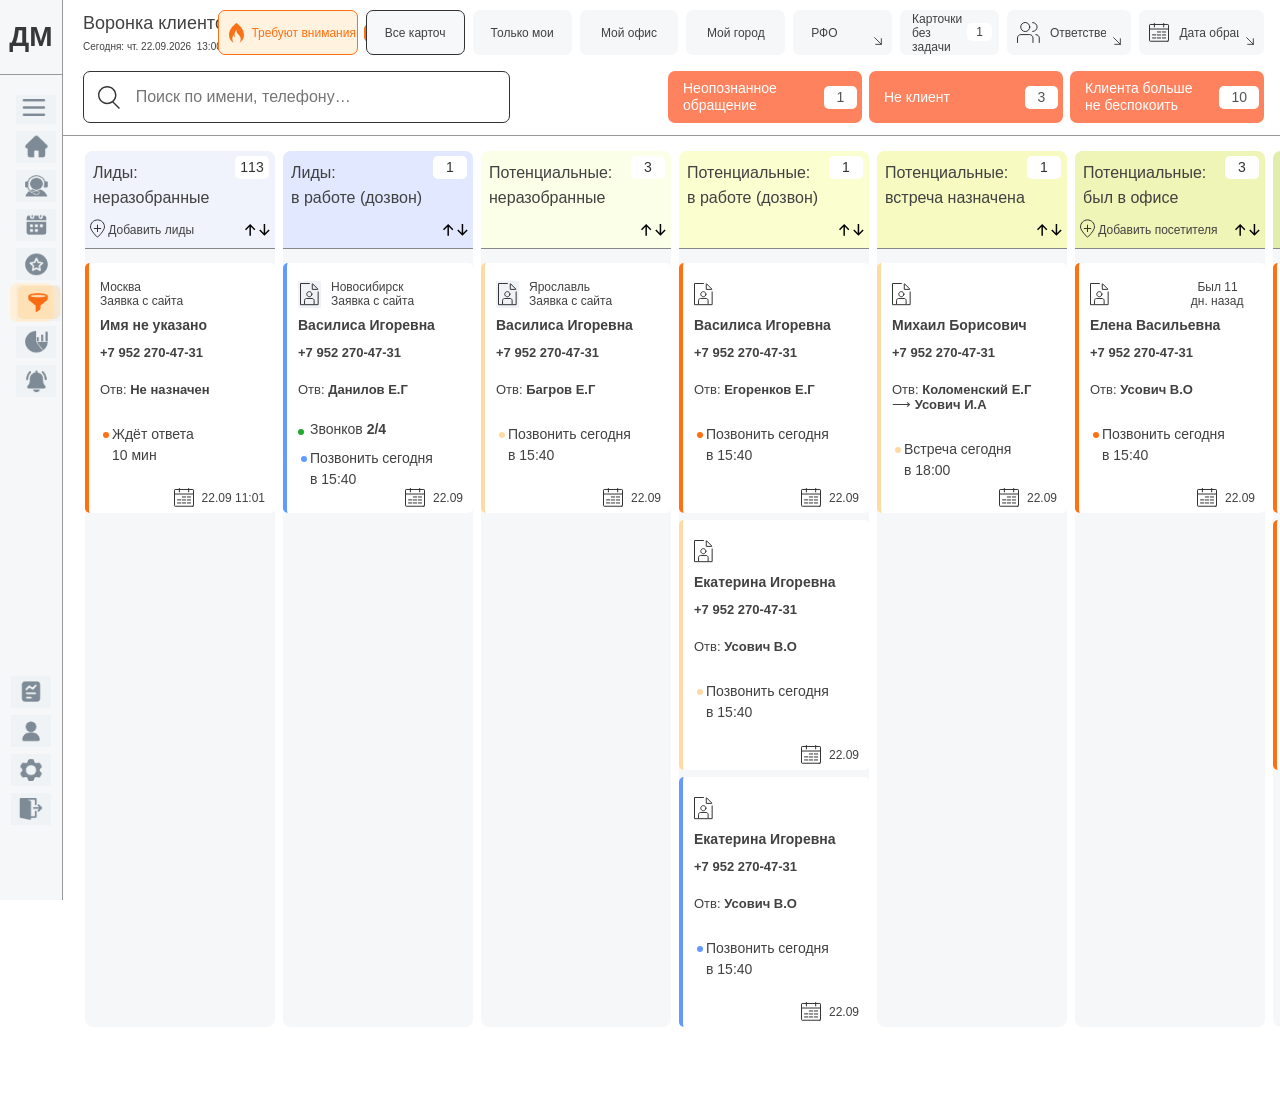
<file: panel-notification-2/index.html>
<!doctype html>
<html lang="ru">

<head>
    <meta charset="UTF-8">
    <meta name="viewport" content="width=device-width, initial-scale=1">
    <title>ДМ — Воронка клиентов</title>
    <link rel="stylesheet" href="styles.css">
</head>

<body>
    <aside class="sidebar"><a class="brand" href="./" aria-label="Главная">ДМ</a>
        <nav id="navigation" aria-label="Навигация">
            <button class="nav-item" title="Меню" type="button" aria-label="Меню"><span class="figma-menu-icon" aria-hidden="true"><img src="assets/icons/sidebar-main-icons.png" alt="" width="40" height="318" style="top:3.9241px"></span></button>
            <button class="nav-item" title="Главная" type="button" aria-label="Главная"><span class="figma-menu-icon" aria-hidden="true"><img src="assets/icons/sidebar-main-icons.png" alt="" width="40" height="318" style="top:-54.0405px"></span></button>
            <button class="nav-item" title="Клиенты" type="button" aria-label="Клиенты"><span class="figma-menu-icon" aria-hidden="true"><img src="assets/icons/sidebar-main-icons.png" alt="" width="40" height="318" style="top:-92.6835px"></span></button>
            <button class="nav-item" title="Календарь" type="button" aria-label="Календарь"><span class="figma-menu-icon" aria-hidden="true"><img src="assets/icons/sidebar-main-icons.png" alt="" width="40" height="318" style="top:-131.3266px"></span></button>
            <button class="nav-item" title="Избранное" type="button" aria-label="Избранное"><span class="figma-menu-icon" aria-hidden="true"><img src="assets/icons/sidebar-main-icons.png" alt="" width="40" height="318" style="top:-169.9696px"></span></button>
            <button class="nav-item active" title="Воронка клиентов" type="button" aria-label="Воронка клиентов"><span class="figma-menu-icon active-funnel" aria-hidden="true"><img src="assets/icons/sidebar-funnel-active.png" alt="" width="45" height="36"></span></button>
            <button class="nav-item" title="Статистика" type="button" aria-label="Статистика"><span class="figma-menu-icon" aria-hidden="true"><img src="assets/icons/sidebar-main-icons.png" alt="" width="40" height="318" style="top:-247.2557px"></span></button>
            <button class="nav-item" title="Уведомления" type="button" aria-label="Уведомления"><span class="figma-menu-icon" aria-hidden="true"><img src="assets/icons/sidebar-main-icons.png" alt="" width="40" height="318" style="top:-285.8987px"></span></button>
        </nav>
        <div class="sidebar-bottom" id="bottom-navigation">
            <span class="nav-item" title="Отчеты"><span class="figma-menu-icon" aria-hidden="true"><img src="assets/icons/sidebar-bottom-icons.png" alt="" width="46" height="227" style="top:-17.1210px"></span></span>
            <span class="nav-item" title="Профиль"><span class="figma-menu-icon" aria-hidden="true"><img src="assets/icons/sidebar-bottom-icons.png" alt="" width="46" height="227" style="top:-55.8968px"></span></span>
            <span class="nav-item" title="Настройки"><span class="figma-menu-icon" aria-hidden="true"><img src="assets/icons/sidebar-bottom-icons.png" alt="" width="46" height="227" style="top:-94.6726px"></span></span>
            <span class="nav-item" title="Выход"><span class="figma-menu-icon" aria-hidden="true"><img src="assets/icons/sidebar-bottom-icons.png" alt="" width="46" height="227" style="top:-133.4484px"></span></span>
        </div>
    </aside>
    <main>
        <header class="toolbar">
            <div class="heading">
                <h1>Воронка клиентов</h1><small>Сегодня: чт. 22.09.2026&nbsp; 13:00</small></div>
            <button class="attention" id="attention"> <span class="figma-icon icon-fire" aria-hidden="true" style="width:14.8820px;height:20.0000px"><img src="assets/icons/attention-flame.svg" alt="" width="14.882" height="20" style="left:0.0000px;top:0.0000px"></span> Требуют внимания <b>5</b></button>
            <select id="scope" aria-label="Набор карточек">
                <option value="all">Все карточки ✓</option>
                <option value="attention">Требуют внимания</option>
            </select>
            <button class="filter" data-filter="mine">Только мои</button>
            <button class="filter" data-filter="office">Мой офис</button>
            <button class="filter" data-filter="city">Мой город</button>
            <select id="rfo" aria-label="РФО">
                <option value="">РФО</option>
                <option>Москва</option>
                <option>Новосибирск</option>
                <option>Ярославль</option>
            </select>
            <button class="filter no-task" data-filter="no-task">Карточки<br>без задачи <b>1</b></button>
            <label class="select-icon">
                <span><img class="ui-icon icon-users" src="assets/icons/users.svg" alt="" aria-hidden="true" width="23" height="21"></span>
                <select id="owner" aria-label="Ответственный">
                    <option value="">Ответственный</option>
                    <option>Усович В.О</option>
                    <option>Данилов Е.Г</option>
                    <option>Багров Е.Г</option>
                    <option>Егоренков Е.Г</option>
                    <option>Коломенский Е.Г</option>
                    <option>Фирстов О.Е</option>
                </select>
            </label>
            <label class="select-icon"><span><img class="ui-icon icon-calendar" src="assets/icons/calendar.svg" alt="" aria-hidden="true" width="20" height="19"></span>
                <select id="date" aria-label="Дата обращения">
                    <option value="">Дата обращения</option>
                    <option value="asc">Сначала старые</option>
                    <option value="desc">Сначала новые</option>
                </select>
            </label>
            <div class="second-row">
                <div class="search">
                    <span><span class="figma-icon icon-search" aria-hidden="true" style="width:21.7000px;height:23.0000px"><img src="assets/icons/search.svg" alt="" width="21.7" height="23" style="left:0.0000px;top:0.0000px"></span></span>
                    <input id="search" placeholder="Поиск по имени, телефону…" aria-label="Поиск по имени и телефону">
                    <button type="button" class="search-clear" id="clear-search" aria-label="Очистить поиск" hidden>×</button>
                </div>
                <div class="status-filters">
                    <button data-status="unknown">
                       <span>Неопознанное<br>обращение </span> 
                       <b>1</b>
                    </button>
                    <button data-status="nonclient">Не клиент <b>3</b></button>
                    <button data-status="stop">Клиента больше<br>не беспокоить <b>10</b></button>
                </div>
            </div>
        </header>
        <section class="board" id="board" aria-label="Воронка клиентов">
            <section class="column" data-stage="0" style="--tint:#f0f2fc">
                <header class="column-head"><span class="count">113</span>
                    <div class="title">Лиды:<br>неразобранные</div><button class="sort" data-sort="0" aria-label="Изменить порядок карточек"><img class="ui-icon icon-sort" src="assets/icons/sort-arrows.svg" alt="" aria-hidden="true" width="25" height="12"></button>

                    <button class="add-visitor" id="add-lid">
                        <img class="ui-icon icon-pin" src="assets/icons/add-visitor.svg" alt="" aria-hidden="true" width="15" height="21"> Добавить лиды
                    </button>
                </header>
                <div class="cards">
                    <article class="card" draggable="true" title="Перетащите карточку в колонку справа или измените её порядок" tabindex="0" role="button" data-id="0" data-city="Москва" data-attention="true" aria-label="Карточка: Имя не указано" style="--accent:#ff7013;--shade:#fff5ee">
                        <div class="card-top">
                            <span>Москва<br>Заявка с сайта</span>
                        </div>
                        <h3>Имя не указано</h3>
                        <div class="phone">+7 952 270-47-31</div>
                        <div class="owner">Отв: <strong>Не назначен</strong></div>

                        <div class="task highlight hover-only">Ждёт ответа<br>10 мин</div>
                        <div class="card-date"><img class="ui-icon icon-card-calendar" src="assets/icons/calendar.svg" alt="" aria-hidden="true" width="20" height="19"> <span class="date-value">22.09 11:01</span></div>
                    </article>
                </div>
            </section>
            <section class="column" data-stage="1" style="--tint:#e1e8ff">
                <header class="column-head"><span class="count">1</span>
                    <div class="title">Лиды:<br>в работе (дозвон)</div><button class="sort" data-sort="1" aria-label="Изменить порядок карточек"><img class="ui-icon icon-sort" src="assets/icons/sort-arrows.svg" alt="" aria-hidden="true" width="25" height="12"></button></header>
                <div class="cards">
                    <article class="card" draggable="true" title="Перетащите карточку в колонку справа или измените её порядок" tabindex="0" role="button" data-id="1" data-city="Новосибирск" data-attention="false" aria-label="Карточка: Василиса Игоревна" style="--accent:#639aff;--shade:#edf3ff">
                        <div class="card-top">
                            <span class="document-icon">
                                <img class="ui-icon icon-document" src="assets/icons/client-document.svg" alt="" aria-hidden="true" width="19" height="23">
                            </span>
                            <span>Новосибирск<br>Заявка с сайта</span>
                        </div>
                        <h3>Василиса Игоревна</h3>
                        <div class="phone">+7 952 270-47-31</div>
                        <div class="owner">Отв: <strong>Данилов Е.Г</strong></div>
                        <div class="calls">Звонков <strong>2/4</strong></div>
                        <div class="task highlight hover-only">Позвонить сегодня<br>в 15:40</div>
                        <div class="card-date"><img class="ui-icon icon-card-calendar" src="assets/icons/calendar.svg" alt="" aria-hidden="true" width="20" height="19"> <span class="date-value">22.09 </span></div>
                    </article>
                </div>
            </section>
            <section class="column" data-stage="2" style="--tint:#fcffe8">
                <header class="column-head"><span class="count">3</span>
                    <div class="title">Потенциальные:<br>неразобранные</div><button class="sort" data-sort="2" aria-label="Изменить порядок карточек"><img class="ui-icon icon-sort" src="assets/icons/sort-arrows.svg" alt="" aria-hidden="true" width="25" height="12"></button></header>
                <div class="cards">
                    <article class="card" draggable="true" title="Перетащите карточку в колонку справа или измените её порядок" tabindex="0" role="button" data-id="2" data-city="Ярославль" data-attention="false" aria-label="Карточка: Василиса Игоревна" style="--accent:#ffdaa2;--shade:#fff5ee">
                        <div class="card-top">
                            <span class="document-icon">
                                <img class="ui-icon icon-document" src="assets/icons/client-document.svg" alt="" aria-hidden="true" width="19" height="23">
                            </span>
                            <span>Ярославль<br>Заявка с сайта</span>
                        </div>
                        <h3>Василиса Игоревна</h3>
                        <div class="phone">+7 952 270-47-31</div>
                        <div class="owner">Отв: <strong>Багров Е.Г</strong></div>

                        <div class="task highlight hover-only">Позвонить сегодня<br>в 15:40</div>
                        <div class="card-date"><img class="ui-icon icon-card-calendar" src="assets/icons/calendar.svg" alt="" aria-hidden="true" width="20" height="19"> <span class="date-value">22.09 </span></div>
                    </article>
                </div>
            </section>
            <section class="column" data-stage="3" style="--tint:#fbffd0">
                <header class="column-head"><span class="count">1</span>
                    <div class="title">Потенциальные:<br>в работе (дозвон)</div><button class="sort" data-sort="3" aria-label="Изменить порядок карточек"><img class="ui-icon icon-sort" src="assets/icons/sort-arrows.svg" alt="" aria-hidden="true" width="25" height="12"></button></header>
                <div class="cards">
                    <article class="card" draggable="true" title="Перетащите карточку в колонку справа или измените её порядок" tabindex="0" role="button" data-id="3" data-city="" data-attention="false" aria-label="Карточка: Василиса Игоревна" style="--accent:#ff7013;--shade:#fff5ee">
                        <div class="card-top">
                            <span><img class="ui-icon icon-document" src="assets/icons/client-document.svg" alt="" aria-hidden="true" width="19" height="23"></span>
                        </div>
                        <h3>Василиса Игоревна</h3>
                        <div class="phone">+7 952 270-47-31</div>
                        <div class="owner">Отв: <strong>Егоренков Е.Г</strong></div>

                        <div class="task highlight hover-only">Позвонить сегодня<br>в 15:40</div>
                        <div class="card-date"><img class="ui-icon icon-card-calendar" src="assets/icons/calendar.svg" alt="" aria-hidden="true" width="20" height="19"> <span class="date-value">22.09 </span></div>
                    </article>
                    <article class="card" draggable="true" title="Перетащите карточку в колонку справа или измените её порядок" tabindex="0" role="button" data-id="4" data-city="" data-attention="true" aria-label="Карточка: Екатерина Игоревна" style="--accent:#ffdaa2;--shade:#fff5ee">
                        <div class="card-top">
                            <span><img class="ui-icon icon-document" src="assets/icons/client-document.svg" alt="" aria-hidden="true" width="19" height="23"></span>
                        </div>
                        <h3>Екатерина Игоревна</h3>
                        <div class="phone">+7 952 270-47-31</div>
                        <div class="owner">Отв: <strong>Усович В.О</strong></div>

                        <div class="task highlight hover-only">Позвонить сегодня<br>в 15:40</div>
                        <div class="card-date"><img class="ui-icon icon-card-calendar" src="assets/icons/calendar.svg" alt="" aria-hidden="true" width="20" height="19"> <span class="date-value">22.09 </span></div>
                    </article>
                    <article class="card" draggable="true" title="Перетащите карточку в колонку справа или измените её порядок" tabindex="0" role="button" data-id="5" data-city="" data-attention="false" aria-label="Карточка: Екатерина Игоревна" style="--accent:#639aff;--shade:#edf3ff">
                        <div class="card-top">
                            <span><img class="ui-icon icon-document" src="assets/icons/client-document.svg" alt="" aria-hidden="true" width="19" height="23"></span>
                        </div>
                        <h3>Екатерина Игоревна</h3>
                        <div class="phone">+7 952 270-47-31</div>
                        <div class="owner">Отв: <strong>Усович В.О</strong></div>

                        <div class="task highlight hover-only">Позвонить сегодня<br>в 15:40</div>
                        <div class="card-date"><img class="ui-icon icon-card-calendar" src="assets/icons/calendar.svg" alt="" aria-hidden="true" width="20" height="19"> <span class="date-value">22.09 </span></div>
                    </article>
                </div>
            </section>
            <section class="column" data-stage="4" style="--tint:#f7fac1">
                <header class="column-head"><span class="count">1</span>
                    <div class="title">Потенциальные:<br>встреча назначена</div><button class="sort" data-sort="4" aria-label="Изменить порядок карточек"><img class="ui-icon icon-sort" src="assets/icons/sort-arrows.svg" alt="" aria-hidden="true" width="25" height="12"></button></header>
                <div class="cards">
                    <article class="card" draggable="true" title="Перетащите карточку в колонку справа или измените её порядок" tabindex="0" role="button" data-id="6" data-city="" data-attention="false" aria-label="Карточка: Михаил Борисович" style="--accent:#ffdaa2;--shade:#fff5ee">
                        <div class="card-top">
                            <span><img class="ui-icon icon-document" src="assets/icons/client-document.svg" alt="" aria-hidden="true" width="19" height="23"></span>
                        </div>
                        <h3>Михаил Борисович</h3>
                        <div class="phone">+7 952 270-47-31</div>
                        <div class="owner">Отв: <strong>Коломенский Е.Г</strong><br>⟶ <strong>Усович И.А</strong></div>

                        <div class="task highlight hover-only">Встреча сегодня<br>в 18:00</div>
                        <div class="card-date"><img class="ui-icon icon-card-calendar" src="assets/icons/calendar.svg" alt="" aria-hidden="true" width="20" height="19"> <span class="date-value">22.09 </span></div>
                    </article>
                </div>
            </section>
            <section class="column" data-stage="5" style="--tint:#eff4b7">
                <header class="column-head"><span class="count">3</span>
                    <div class="title">Потенциальные:<br>был в офисе</div>
                    <button class="add-visitor" id="add-visitor">
                        <img class="ui-icon icon-pin" src="assets/icons/add-visitor.svg" alt="" aria-hidden="true" width="15" height="21"> Добавить посетителя
                    </button>
                    <button class="sort" data-sort="5" aria-label="Изменить порядок карточек"><img class="ui-icon icon-sort" src="assets/icons/sort-arrows.svg" alt="" aria-hidden="true" width="25" height="12"></button>
                </header>
                <div class="cards">
                    <article class="card" draggable="true" title="Перетащите карточку в колонку справа или измените её порядок" tabindex="0" role="button" data-id="7" data-city="" data-attention="false" aria-label="Карточка: Елена Васильевна" style="--accent:#ff7013;--shade:#fff5ee">
                        <div class="card-top">
                            <span><img class="ui-icon icon-document" src="assets/icons/client-document.svg" alt="" aria-hidden="true" width="19" height="23"></span> &nbsp; Был 11 дн. назад
                        </div>
                        <h3>Елена Васильевна</h3>
                        <div class="phone">+7 952 270-47-31</div>
                        <div class="owner">Отв: <strong>Усович В.О</strong></div>

                        <div class="task highlight hover-only">Позвонить сегодня<br>в 15:40</div>
                        <div class="card-date"><img class="ui-icon icon-card-calendar" src="assets/icons/calendar.svg" alt="" aria-hidden="true" width="20" height="19"> <span class="date-value">22.09 </span></div>
                    </article>
                </div>
            </section>
            <section class="column" data-stage="6" style="--tint:#e1eeab">
                <header class="column-head"><span class="count">2</span>
                    <div class="title">Потенциальные:<br>онлайн-заказ</div><button class="sort" data-sort="6" aria-label="Изменить порядок карточек"><img class="ui-icon icon-sort" src="assets/icons/sort-arrows.svg" alt="" aria-hidden="true" width="25" height="12"></button></header>
                <div class="cards">
                    <article class="card" draggable="true" title="Перетащите карточку в колонку справа или измените её порядок" tabindex="0" role="button" data-id="8" data-city="" data-attention="true" aria-label="Карточка: Елена Васильевна" style="--accent:#ff7013;--shade:#fff5ee">
                        <div class="card-top">
                            <span><img class="ui-icon icon-document" src="assets/icons/client-document.svg" alt="" aria-hidden="true" width="19" height="23"></span>
                            <button class="bulb" aria-label="Комментарий"><span class="figma-icon icon-bulb" aria-hidden="true" style="width:17.0000px;height:24.7325px"><img src="assets/icons/comment-lightbulb-fill.svg" alt="" width="16" height="23.7324" style="left:0.5000px;top:0.5000px"><img src="assets/icons/comment-lightbulb-outline.svg" alt="" width="17" height="24.7325" style="left:0.0000px;top:0.0000px"></span></b
                                    utton>
                                <span class="note">Клиент ожидает звонка</span>
                        </div>
                        <h3>Елена Васильевна</h3>
                        <div class="phone">+7 952 270-47-31</div>
                        <div class="owner">Отв: <strong>Усович В.О</strong></div>

                        <div class="task highlight hover-only">Позвонить сегодня<br>в 15:40</div>
                        <div class="card-date"><img class="ui-icon icon-card-calendar" src="assets/icons/calendar.svg" alt="" aria-hidden="true" width="20" height="19">                            <span class="date-value">22.09 </span></div>
                    </article>
                    <article class="card" draggable="true" title="Перетащите карточку в колонку справа или измените её порядок" tabindex="0" role="button" data-id="9" data-city="" data-attention="true" aria-label="Карточка: Елена Васильевна" style="--accent:#ff7013;--shade:#fff5ee">
                        <div class="card-top">
                            <span><img class="ui-icon icon-document" src="assets/icons/client-document.svg" alt="" aria-hidden="true" width="19" height="23"></span>
                            <button
                                class="bulb" aria-label="Комментарий"><span class="figma-icon icon-bulb" aria-hidden="true" style="width:17.0000px;height:24.7325px"><img src="assets/icons/comment-lightbulb-fill.svg" alt="" width="16" height="23.7324" style="left:0.5000px;top:0.5000px"><img src="assets/icons/comment-lightbulb-outline.svg" alt="" width="17" height="24.7325" style="left:0.0000px;top:0.0000px"></span></b
                                    utton>
                                <span class="note">Нужна цена установки обычной ограды</span>
                        </div>
                        <h3>Елена Васильевна</h3>
                        <div class="phone">+7 952 270-47-31</div>
                        <div class="owner">Отв: <strong>Усович В.О</strong></div>

                        <div class="task highlight hover-only">Позвонить сегодня<br>в 15:40</div>
                        <div class="card-date"><img class="ui-icon icon-card-calendar" src="assets/icons/calendar.svg" alt="" aria-hidden="true" width="20" height="19">                            <span class="date-value">22.09 </span></div>
                    </article>
                </div>
            </section>
            <section class="column" data-stage="7" style="--tint:#fff0d9">
                <header class="column-head"><span class="count">1</span>
                    <div class="title">Потенциальные:<br>отложенные<br><strong>менее 14 дн.</strong></div><button class="sort" data-sort="7" aria-label="Изменить порядок карточек"><img class="ui-icon icon-sort" src="assets/icons/sort-arrows.svg" alt="" aria-hidden="true" width="25" height="12"></button></header>
                            <div class="cards">
                                <article class="card" draggable="true" title="Перетащите карточку в колонку справа или измените её порядок" tabindex="0" role="button" data-id="10" data-city="" data-attention="false" aria-label="Карточка: Василиса Игоревна" style="--accent:#639aff;--shade:#edf3ff">
                                    <div class="card-top">
                                        <span><img class="ui-icon icon-document" src="assets/icons/client-document.svg" alt="" aria-hidden="true" width="19" height="23"></span>
                                    </div>
                                    <h3>Василиса Игоревна</h3>
                                    <div class="phone">+7 952 270-47-31</div>
                                    <div class="owner">Отв: <strong>Фирстов О.Е</strong></div>

                                    <div class="task highlight hover-only">Вернуться к клиенту<br>12.11</div>
                                    <div class="card-date"><img class="ui-icon icon-card-calendar" src="assets/icons/calendar.svg" alt="" aria-hidden="true" width="20" height="19"> <span class="date-value">22.09 </span></div>
                                </article>
                            </div>
            </section>
            <section class="column" data-stage="8" style="--tint:#ff825e">
                <header class="column-head"><span class="count">1</span>
                    <div class="title">Потенциальные:<br>отложенные<br><strong>более 14 дн.</strong></div><button class="sort" data-sort="8" aria-label="Изменить порядок карточек"><img class="ui-icon icon-sort" src="assets/icons/sort-arrows.svg" alt="" aria-hidden="true" width="25" height="12"></button></header>
                <div class="cards">
                    <article class="card" draggable="true" title="Перетащите карточку в колонку справа или измените её порядок" tabindex="0" role="button" data-id="11" data-city="" data-attention="true" aria-label="Карточка: Елена Васильевна" style="--accent:#ff7013;--shade:#fff5ee">
                        <div class="card-top">
                            <span><img class="ui-icon icon-document" src="assets/icons/client-document.svg" alt="" aria-hidden="true" width="19" height="23"></span>
                            <button class="bulb" aria-label="Комментарий"><span class="figma-icon icon-bulb" aria-hidden="true" style="width:17.0000px;height:24.7325px"><img src="assets/icons/comment-lightbulb-fill.svg" alt="" width="16" height="23.7324" style="left:0.5000px;top:0.5000px"><img src="assets/icons/comment-lightbulb-outline.svg" alt="" width="17" height="24.7325" style="left:0.0000px;top:0.0000px"></span></b
                                    utton>
                                <span class="note">Свяжитесь с клиентом</span>
                        </div>
                        <h3>Елена Васильевна</h3>
                        <div class="phone">+7 952 270-47-31</div>
                        <div class="owner">Отв: <strong>Усович В.О</strong></div>

                        <div class="task highlight hover-only">Просрочка<br>11 дн. 07 ч. 13 мин.</div>
                        <div class="card-date"><img class="ui-icon icon-card-calendar" src="assets/icons/calendar.svg" alt="" aria-hidden="true" width="20" height="19">                            <span class="date-value">22.09 </span></div>
                    </article>
                </div>
            </section>
        </section>
        <p class="empty" id="empty" hidden>Карточки не найдены. Измените поиск или фильтры.</p>
    </main>
    <dialog id="client-dialog">
        <form method="dialog"><button class="close" aria-label="Закрыть">×</button></form>
                            <div id="client-details">
                                <h2 data-detail="name"></h2>
                                <p>
                                    <a data-detail="phone"></a>
                                </p>
                                <p>Ответственный: <strong data-detail="owner"></strong></p>
                                <p data-detail="city-row">Город: <span data-detail="city"></span></p>
                                <p data-detail="task"></p>
                                <p data-detail="note"></p>
                                <p>Дата обращения: <span data-detail="date"></span></p>
                            </div>
                            </dialog>
                            <dialog id="add-dialog">
                                <form id="add-form"><button type="button" class="close" id="close-add" aria-label="Закрыть">×</button>
                                    <h2>Добавить посетителя</h2><label>Имя<input name="name" required placeholder="Имя клиента"></label><label>Телефон<input name="phone" required type="tel" placeholder="+7"></label><label>Ответственный<input name="owner" value="Усович В.О" required></label>
                                    <button class="submit" type="submit">Добавить</button>
                                </form>
                            </dialog>
                            <template id="visitor-template">
<article class="card" draggable="true" title="Перетащите карточку в колонку справа или измените её порядок" tabindex="0" role="button" data-id="" data-city="" data-attention="false" aria-label="Карточка: " style="--accent:#ff7013;--shade:#fff5ee">
                        <div class="card-top">
                            <span><img class="ui-icon icon-document" src="assets/icons/client-document.svg" alt="" aria-hidden="true" width="19" height="23"></span>
                        </div>
                        <h3></h3>
                        <div class="phone"></div>
                        <div class="owner">Отв: <strong></strong></div>
                        
                        <div class="task highlight hover-only">Позвонить сегодня<br>в 15:40</div>
                        <div class="card-date"><img class="ui-icon icon-card-calendar" src="assets/icons/calendar.svg" alt="" aria-hidden="true" width="20" height="19"> <span class="date-value">22.09 </span></div>
                    </article>
    </template>
                            <div class="drop-placeholder" id="drop-placeholder" aria-hidden="true" hidden></div>
                            <script src="app.js"></script>
</body>

</html>
</file>
<file: panel-notification-2/styles.css>
:root {
    font-family: 'Inter', sans-serif;
    src: local("Inter"), url("Fonts/Inter-Medium.ttf") format("ttf");
    font-weight: normal;
    color: #414141;
    background: #fff;
    font-size: 14px;
    --orange: #ff7013;
    --card-height: 250px;
    --blue: #639aff
}

* {
    box-sizing: border-box
}

body {
    margin: 0
}

button,
input,
select {
    font: inherit;
    color: inherit
}

button,
select {
    cursor: pointer
}

button {
    border: 0
}

button:focus-visible,
a:focus-visible,
select:focus-visible,
input:focus-visible {
    outline: 2px solid #ff7013;
    outline-offset: 3px
}

svg {
    width: 22px;
    height: 22px;
    fill: none;
    stroke: currentColor;
    stroke-width: 1.5;
    stroke-linecap: round;
    stroke-linejoin: round;
    vertical-align: middle
}

.sidebar {
    position: fixed;
    inset: 0 auto 0 0;
    width: 63px;
    background: #f5f7f9;
    border-right: 1px solid #999;
    display: flex;
    flex-direction: column;
    align-items: center
}

.brand {
    height: 75px;
    width: 100%;
    border-bottom: 1px solid #999;
    display: grid;
    place-items: center;
    font-weight: bold;
    font-size: 28px;
    text-decoration: none;
    color: #383838
}

.sidebar nav {
    padding-top: 13px
}

.nav-item {
    display: grid;
    place-items: center;
    width: 43px;
    height: 39px;
    border-radius: 7px;
    color: #87959e;
    background: transparent;
    margin: 0 auto
}

.nav-item.active {
    background: #fff0d9;
    color: var(--orange)
}

.nav-item svg {
    width: 24px;
    height: 24px
}

.sidebar-bottom {
    margin-top: auto;
    padding-bottom: 72px
}

main {
    margin-left: 63px
}

.toolbar {
    padding: 19px 15px 12px 24px;
    border-bottom: 1px solid #999;
    display: flex;
    align-items: center;
    justify-content: space-between;
    gap: 8px;
    flex-wrap: wrap
}

.heading {
    flex: 1.05;
    min-width: 198px
}

.heading h1 {
    font-size: 21px;
    font-weight: 500;
    margin: 0 0 5px
}

.heading small {
    font-size: 12px;
    white-space: nowrap
}

.toolbar>button,
.toolbar>select,
.select-icon {
    height: 52px;
    border-radius: 7px;
    background: #f5f7f9;
    flex: 1;
    min-width: 112px
}

.toolbar>button {
    font-size: 14px
}

.toolbar>select {
    border: 0;
    padding: 0 18px
}

.toolbar .attention {
    min-width: 221px;
    flex: 1.4;
    border: 1px solid var(--orange);
    color: var(--orange);
    background: #fff2df;
    display: flex;
    align-items: center;
    justify-content: space-around;
    padding: 0 10px
}

.fire {
    font-size: 27px;
    font-weight: bold
}

b {
    font-weight: 500
}

.toolbar b,
.status-filters b {
    background: #fff;
    border-radius: 5px;
    padding: 3px 12px
}

.toolbar .attention b {
    background: var(--orange);
    color: #fff;
    padding: 2px 10px
}

.toolbar #scope {
    border: 1px solid #333;
    background: #f7f8fa;
    min-width: 155px
}

.select-icon {
    display: flex;
    align-items: center;
    padding-left: 12px;
    flex: 1.3;
    min-width: 175px
}

.select-icon select {
    width: 100%;
    height: 100%;
    border: 0;
    background: transparent;
    font-size: 14px;
    padding-left: 12px
}

.no-task {
    position: relative;
    text-align: left;
    padding-left: 15px
}

.no-task b {
    position: absolute;
    right: 8px;
    top: 16px
}

.second-row {
    display: flex;
    justify-content: space-between;
    width: 100%;
    padding-top: 8px;
    gap: 18px
}

.search {
    width: 427px;
    display: flex;
    align-items: center;
    gap: 14px;
    border: 1px solid #333;
    border-radius: 7px;
    height: 52px;
    padding: 0 14px
}

.search input {
    border: 0;
    outline: none;
    width: 100%;
    background: transparent;
    font-size: 16px
}

.status-filters {
    display: flex;
    align-items: center;
    gap: 7px
}

.status-filters button {
    background: #ff825e;
    color: white;
    text-align: left;
    position: relative;
    padding: 9px 48px 9px 15px;
    border-radius: 7px;
    min-width: 194px;
    line-height: 17px;
    height: 100%;
}

.status-filters b {
    color: #555;
    position: absolute;
    right: 5px;
    top: 0px;
    bottom: 0px;
    margin: auto;
    min-width: 33px;
    text-align: center;
    height: 23px;
}

.filter.active,
.status-filters .active {
    box-shadow: inset 0 0 0 1px #333333
}

.board {
    display: grid;
    grid-template-columns: repeat(9, minmax(190px, 1fr));
    gap: 8px;
    padding: 15px 14px 68px 22px;
    overflow-x: auto;
    min-height: calc(100vh - 150px)
}

.column {
    background: #f5f7f9;
    border-radius: 8px;
    min-height: 1210px
}

.column-head {
    border-radius: 8px 8px 0 0
}

.column-head {
    height: 98px;
    padding: 9px 8px;
    position: relative;
    background: var(--tint);
    border-bottom: 1px solid #888;
    line-height: 25px
}

.column-head .count {
    position: absolute;
    right: 6px;
    top: 5px;
    background: white;
    color: #333;
    border-radius: 5px;
    min-width: 34px;
    text-align: center;
    line-height: 23px;
    font-size: 14px
}

.column-head .title {
    padding-right: 29px;
    font-size: 16px
}

.column-head .sort {
    position: absolute;
    bottom: 7px;
    right: 5px;
    background: transparent;
    font-size: 20px;
    padding: 0
}

.add-visitor {
    position: absolute;
    bottom: 5px;
    left: 5px;
    padding: 0;
    font-size: 12px;
    background: none
}

.add-visitor svg {
    width: 18px;
}

.add-visitor .ui-icon {
    margin-top: -6px;
}

.column:last-child .column-head {
    color: #fff
}

.cards {
    padding-top: 14px;
    display: flex;
    flex-direction: column;
    gap: 7px
}

.card {
    position: relative;
    background: white;
    border-left: 4px solid var(--accent);
    border-radius: 5px;
    height: var(--card-height);
    min-height: var(--card-height);
    flex-shrink: 0;
    padding: 10px 11px 32px;
    font-size: 14px;
    cursor: pointer
}

.card:hover {
    box-shadow: 0 3px 10px #25344718
}

.card-top {
    height: 42px;
    display: flex;
    align-items: center;
    justify-content: space-between;
    font-size: 12px
}

.card-top span:last-child {
    width: 100%;
}

.document-icon {
    background: #f0f2f8;
    padding: 2px;
    color: #3d454d;
    margin-right: 10px;
}

.document-icon svg {
    width: 24px;
    height: 24px
}

.card h3 {
    font-size: 14px;
    margin: 2px 0 12px;
    font-weight: 600
}

.phone {
    font-size: 13px;
    font-weight: 600;
    margin-bottom: 22px
}

.owner {
    font-size: 13px;
    margin-bottom: 24px
}

.owner strong {
    font-weight: 600
}

.task {
    line-height: 21px;
    position: relative;
    padding-left: 12px;
    margin-top: 8px
}

.task:before,
.calls:before {
    content: '';
    width: 6px;
    height: 6px;
    background: var(--accent);
    position: absolute;
    left: 0;
    top: 8px;
    border-radius: 50%
}

.task.highlight {
    background: var(--shade, #fff4eb);
    margin-left: -2px;
    padding-left: 14px;
    border-radius: 7px;
    padding-top: 3px;
    padding-bottom: 3px
}

.task.highlight:before {
    left: 5px;
    top: 11px
}

.calls {
    position: relative;
    padding-left: 12px;
    margin-bottom: 4px
}

.calls:before {
    background: #1eaa29
}

.card-date {
    position: absolute;
    bottom: 6px;
    right: 10px;
    font-size: 12px;
    display: flex;
    gap: 8px;
    align-items: center
}

.card-date svg {
    width: 18px;
    height: 18px
}

.bulb {
    color: #ff7013;
    background: transparent;
    padding: 0
}

.bulb svg {
    width: 23px;
    height: 25px
}

.note {
    display: none;
    position: absolute;
    z-index: 2;
    right: 8px;
    top: 56px;
    width: 180px;
    background: white;
    box-shadow: 0 2px 6px #0004;
    border-radius: 6px;
    padding: 16px 10px;
    line-height: 22px
}

.bulb:hover+.note,
.bulb:focus+.note {
    display: block
}

.empty {
    text-align: center;
    padding: 20px
}

dialog {
    border: 1px solid #ddd;
    border-radius: 12px;
    padding: 30px;
    max-width: 420px;
    width: calc(100% - 32px);
    box-shadow: 0 15px 70px #0003
}

dialog::backdrop {
    background: #24303e66
}

.close {
    position: absolute;
    top: 8px;
    right: 12px;
    font-size: 28px;
    background: none
}

dialog h2 {
    margin-top: 0;
    font-size: 22px
}

dialog label {
    display: block;
    margin: 18px 0
}

dialog input {
    display: block;
    width: 100%;
    margin-top: 7px;
    padding: 10px;
    border: 1px solid #bbb;
    border-radius: 5px
}

.submit {
    background: var(--orange);
    color: white;
    padding: 11px 24px;
    border-radius: 6px
}

dialog a {
    color: #e86612
}

@media(min-width:1700px) {
    .board {
        grid-template-columns: repeat(9, minmax(0, 1fr))
    }
}

@media(max-width:1400px) {
    .toolbar {
        gap: 7px
    }
    .heading {
        min-width: 220px
    }
    .toolbar>button,
    .toolbar>select,
    .select-icon {
        flex: initial
    }
    .toolbar .filter {
        min-width: 125px
    }
    .toolbar .no-task {
        min-width: 157px
    }
    .column {
        min-height: calc(100vh - 220px)
    }
}

@media(max-width:700px) {
    .sidebar {
        width: 48px
    }
    .brand {
        font-size: 22px;
        height: 62px
    }
    main {
        margin-left: 48px
    }
    .toolbar {
        padding: 14px 12px
    }
    .heading {
        width: 100%
    }
    .heading h1 {
        font-size: 20px
    }
    .second-row {
        flex-direction: column
    }
    .search {
        width: 100%
    }
    .status-filters {
        overflow: auto
    }
    .status-filters button {
        min-width: 160px;
        font-size: 12px
    }
    .board {
        padding-left: 12px;
        grid-template-columns: repeat(9, 196px)
    }
    .sidebar-bottom {
        padding-bottom: 16px
    }
    .toolbar .attention {
        min-width: 205px
    }
    .column-head .title {
        font-size: 15px
    }
}

.card[draggable="true"] {
    cursor: grab
}

.card.dragging {
    opacity: .35;
    cursor: grabbing
}

.column.drop-target {
    box-shadow: inset 0 0 0 2px #ff7013;
    background: #fff5eb
}

.drop-placeholder {
    height: 5px;
    min-height: 5px;
    background: #ff7013;
    border-radius: 4px;
    margin: 2px 5px;
    box-shadow: 0 0 0 3px #ff701322
}

.board:has(.dragging) {
    -webkit-user-select: none;
    user-select: none
}

.task.highlight.hover-only {
    background: transparent
}

.task.highlight.hover-only:hover {
    background: var(--shade, #fff4eb)
}

.calls {
    border-radius: 7px
}

.calls:hover {
    background: var(--shade, #fff4eb)
}

[hidden] {
    display: none !important;
}

[data-detail="task"] {
    white-space: pre-line;
}


/* Original Figma assets: preserve their native dimensions and layer placement. */

.figma-icon {
    display: inline-block;
    position: relative;
    flex-shrink: 0;
    vertical-align: middle;
}

.figma-icon img {
    position: absolute;
    max-width: none;
    transform: scaleY(-1);
}

.figma-menu-icon {
    display: block;
    position: relative;
    width: 40px;
    height: 32px;
    overflow: hidden;
    mix-blend-mode: multiply;
}

.figma-menu-icon img {
    position: absolute;
    left: 50%;
    transform: translateX(-50%);
    max-width: none;
}

.active-funnel {
    width: 45px;
    height: 36px;
}

.active-funnel img {
    top: 0;
}

.visitor-plus {
    position: absolute;
    top: -4px;
    left: 2px;
    font-size: 16.2px;
    font-weight: 300;
    line-height: 20px;
}

.bulb .figma-icon {
    pointer-events: none;
}


/* Keep card rows aligned across all funnel columns. */

.drop-placeholder {
    height: var(--card-height);
    min-height: var(--card-height);
    flex-shrink: 0;
}


/* Complete SVG icons supplied by the designer. */

.ui-icon {
    display: inline-block;
    flex-shrink: 0;
    vertical-align: middle;
    object-fit: contain;
}

.column:not(:last-child) .icon-sort {
    filter: brightness(0);
}

.column:last-child .icon-sort {
    filter: brightness(0) invert(1);
}

select:focus,
select:focus-visible {
    outline: 1px solid #333333;
    outline-offset: -1px;
}

.select-icon:focus-within {
    outline: 1px solid #333333;
    outline-offset: -1px;
}

.select-icon select:focus,
.select-icon select:focus-visible {
    outline: none;
}


/* Diagonal dropdown arrow matching the reference. */

.toolbar select {
    appearance: none;
    -webkit-appearance: none;
    background-image: url("assets/icons/dropdown-arrow.svg");
    background-repeat: no-repeat;
    background-position: right 9px bottom 9px;
    background-size: 10px 10px;
    padding-right: 34px;
}


/* Compact header proportions matching the supplied reference. */

.toolbar {
    padding: 10px 16px 12px 20px;
    gap: 8px;
    justify-content: flex-start;
}

.toolbar>.heading {
    flex: 1.25 1 0;
    min-width: 0;
    width: auto;
}

.heading h1 {
    font-size: 18px;
    line-height: 22px;
    margin-bottom: 3px;
    white-space: nowrap;
}

.heading small {
    font-size: 10px;
    line-height: 13px;
}

.toolbar>button,
.toolbar>select,
.toolbar>.select-icon {
    flex: 1 1 0;
    width: auto;
    min-width: 0;
    max-width: none;
    height: 45px;
    font-size: 12px;
}

.toolbar>button {
    padding: 0 12px;
}

.toolbar>.attention {
    flex-grow: 1.4;
    gap: 8px;
    padding: 0 10px;
    white-space: nowrap;
}

.toolbar .attention b {
    padding: 2px 8px;
}

.toolbar #scope,
.toolbar .filter,
.toolbar .no-task {
    min-width: 0;
    max-width: none;
}

.toolbar #scope {
    padding: 0 18px;
    background-image: none;
}

.toolbar>.select-icon {
    flex-grow: 1.25;
    padding-left: 10px;
}

.select-icon select {
    flex: 1;
    width: 100%;
    min-width: 0;
    font-size: 12px;
    padding-left: 10px;
    padding-right: 25px;
}

.toolbar .no-task {
    padding-left: 12px;
    padding-right: 43px;
}

.no-task b {
    top: 13px;
    right: 7px;
    padding: 2px 9px;
}

@media (max-width: 1100px) {
    .toolbar>.heading {
        flex: 1 0 100%;
    }
    .toolbar>button,
    .toolbar>select,
    .toolbar>.select-icon {
        flex: 1 0 135px;
    }
    .toolbar>.attention {
        flex-basis: 190px;
    }
    .toolbar>.select-icon {
        flex-basis: 170px;
    }
}

@media (min-width: 1101px) {
    .toolbar {
        display: grid;
        grid-template-columns: minmax(0, 1.28fr) minmax(0, 1.42fr) repeat(6, minmax(0, 1fr)) repeat(2, minmax(0, 1.26fr));
    }
    .toolbar>.second-row {
        grid-column: 1 / -1;
    }
    .toolbar>button,
    .toolbar>select,
    .toolbar>.select-icon {
        width: 100%;
    }
}

.toolbar>.attention {
    min-width: 0;
    max-width: none;
}


/* Status buttons share the board's nine-column grid and horizontal edges. */

@media (min-width: 1700px) {
    .toolbar {
        padding-left: 22px;
        padding-right: 14px;
    }
    .second-row {
        display: grid;
        grid-template-columns: repeat(9, minmax(0, 1fr));
        column-gap: 8px;
    }
    .second-row .search {
        grid-column: 1 / span 3;
        width: 100%;
    }
    .status-filters {
        grid-column: 7 / span 3;
        display: grid;
        grid-template-columns: repeat(3, minmax(0, 1fr));
        gap: 8px;
    }
    .status-filters button {
        width: 100%;
        min-width: 0;
    }
}

.search {
    position: relative;
}

.search input {
    min-width: 0;
    padding-right: 30px;
}

.search-clear {
    position: absolute;
    right: 10px;
    top: 50%;
    transform: translateY(-50%);
    width: 28px;
    height: 28px;
    padding: 0;
    background: transparent;
    color: #333333;
    font-size: 24px;
    line-height: 28px;
    border-radius: 4px;
}

.search-clear:hover {
    background: #f5f7f9;
}
</file>
